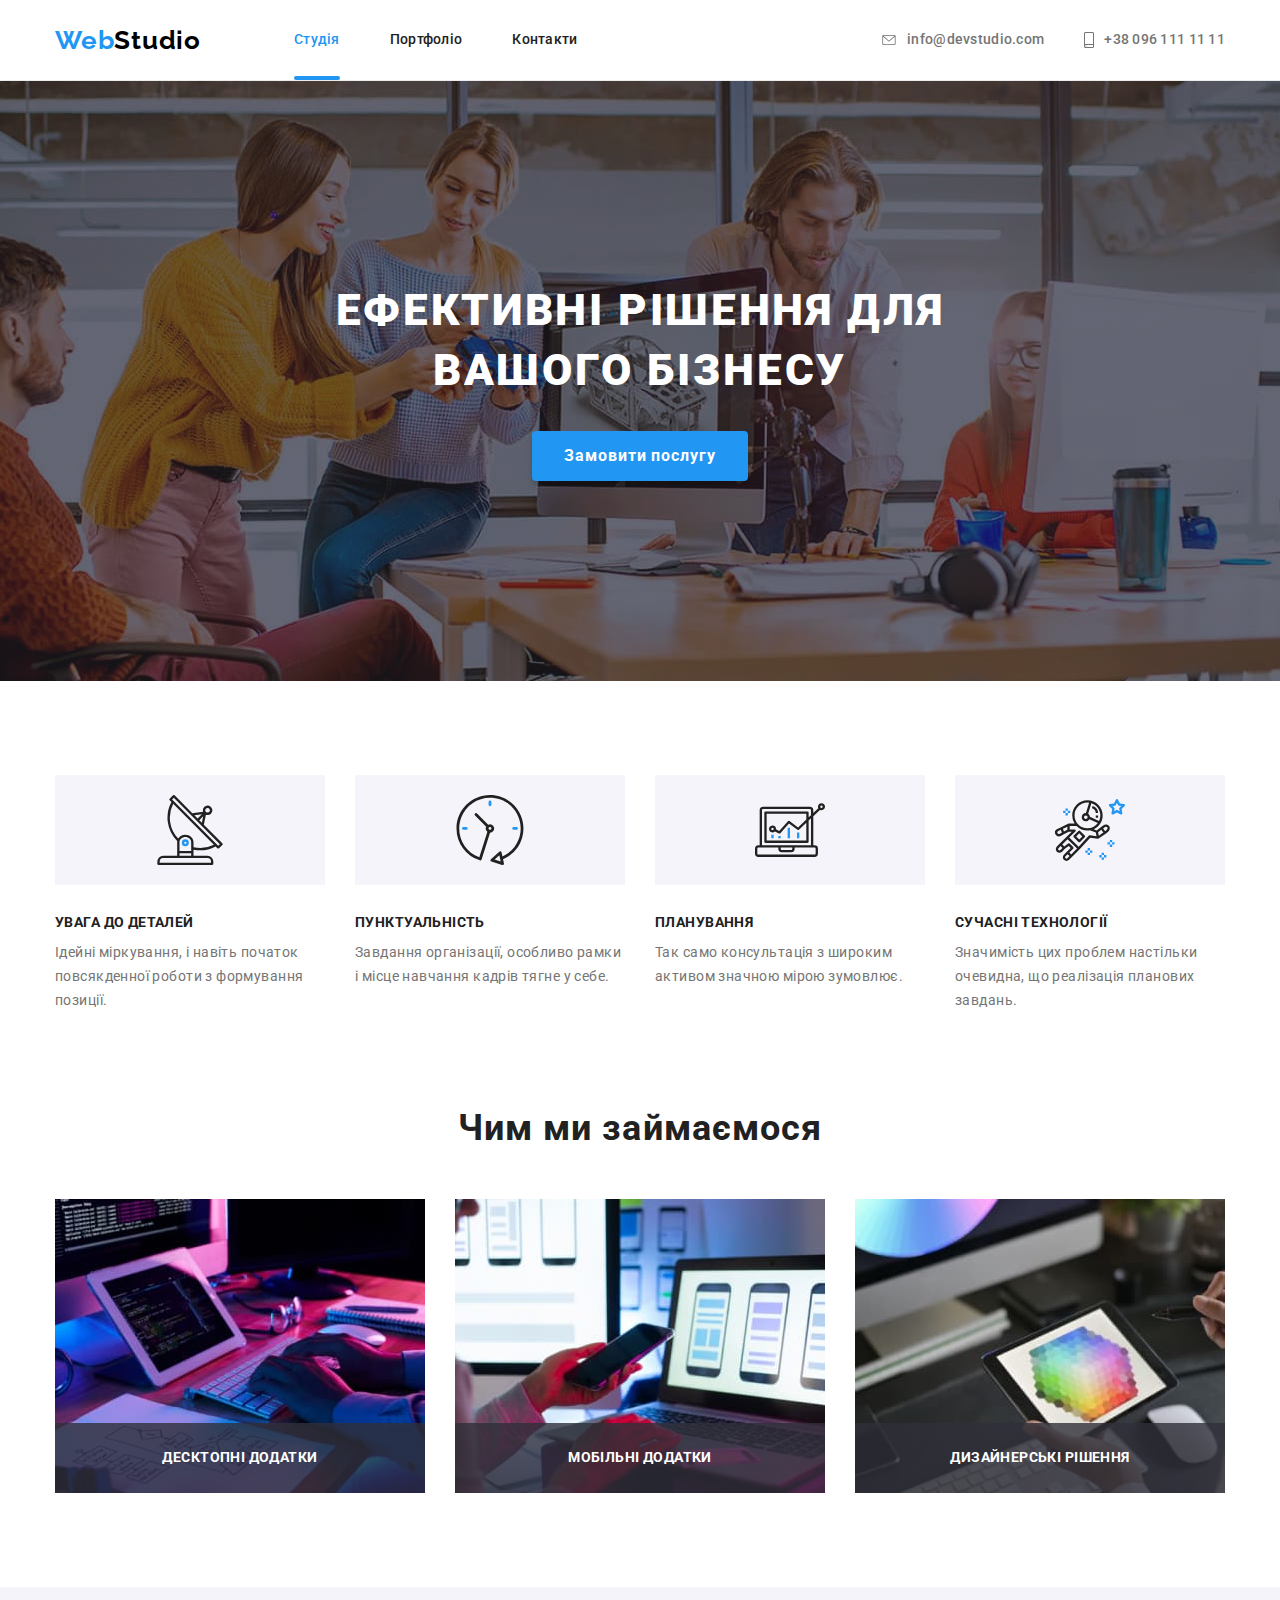
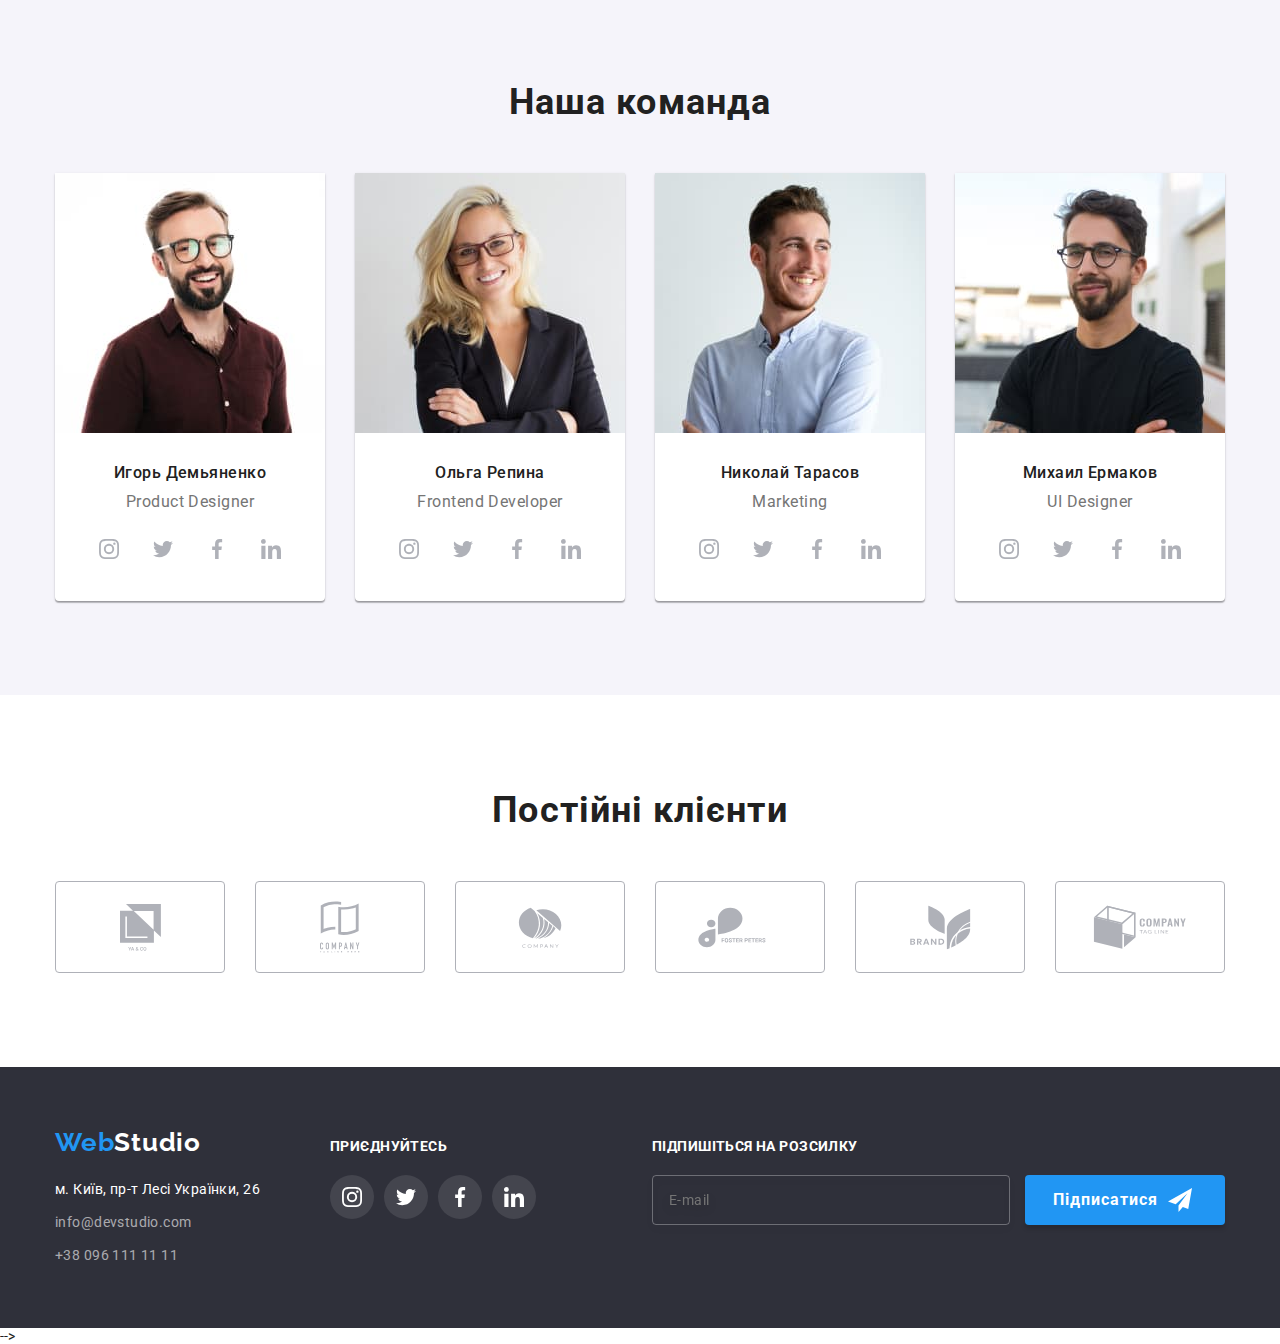
<file: index.html>
<!DOCTYPE html>
<html lang="uk">
  <head>
    <meta charset="UTF-8" />
    <meta http-equiv="X-UA-Compatible" content="IE=edge" />
    <meta name="viewport" content="width=device-width, initial-scale=1.0" />
    <title>Студія</title>
    <link rel="preconnect" href="https://fonts.googleapis.com" />
    <link rel="preconnect" href="https://fonts.gstatic.com" crossorigin />
    <link
      href="https://fonts.googleapis.com/css2?family=Raleway:wght@700&family=Roboto:wght@400;500;700;900&display=swap"
      rel="stylesheet"
    />
    <link
      rel="stylesheet"
      href="https://cdn.jsdelivr.net/npm/modern-normalize@1.1.0/modern-normalize.min.css"
    />
    <link rel="stylesheet" href="./css/main.min.css" />
  </head>
  <body>
    <header class="page-header">
      <div class="container page-header-container">
        <a class="logo page-header__logo link" href=""
          >Web<span class="logo__part_color">Studio</span></a
        >
        <nav class="page-nav">
          <ul class="menu list">
            <li class="menu__item">
              <a class="menu__link link menu__link_current" href="./index.html"
                >Студія</a
              >
            </li>
            <li class="menu__item">
              <a class="menu__link link" href="./portfolio.html">Портфоліо</a>
            </li>
            <li class="menu__item">
              <a class="menu__link link" href="">Контакти</a>
            </li>
          </ul>
        </nav>
        <button class="mobile-menu-open" data-menu-open>
          <svg class="mobile-menu-open__icon" width="40" height="40">
            <use href="./images/symbol.svg#burger-icon"></use>
          </svg>
        </button>
        <ul class="contact list">
          <li class="contact__item">
            <a class="contact__link link" href="mailto:info@devstudio.com"
              ><svg class="contact__icon-mail">
                <use href="./images/symbol.svg#mail"></use>
              </svg>
              info@devstudio.com
            </a>
          </li>
          <li class="contact__item">
            <a class="contact__link link" href="tel:+380961111111"
              ><svg class="contact__icon-tel">
                <use href="./images/symbol.svg#smartphone"></use>
              </svg>
              +38 096 111 11 11</a
            >
          </li>
        </ul>
      </div>

      <div class="mobile-menu" data-menu>
        <div class="mobile-menu__container container">
          <button class="mobile-menu__close-btn" data-menu-close>
            <svg class="mobile-menu__close-icon" width="40" height="40">
              <use href="./images/symbol.svg#icon-close"></use>
            </svg>
          </button>
          <ul class="mobile-menu-nav list">
            <li class="mobile-menu-nav__item">
              <a
                class="mobile-menu-nav__link mobile-menu__link-curent link"
                href="./index.html"
                >Студія</a
              >
            </li>
            <li class="mobile-menu-nav__item">
              <a class="mobile-menu-nav__link link" href="./portfolio.html"
                >Портфоліо</a
              >
            </li>
            <li class="mobile-menu-nav__item">
              <a class="mobile-menu-nav__link link" href="">Контакти</a>
            </li>
          </ul>
          <div>
            <ul class="mobile-menu-contact list">
              <li class="mobile-menu-contact__item">
                <a
                  class="mobile-menu-contact__tel-link link"
                  href="tel:+380961111111"
                >
                  +38 096 111 11 11</a
                >
              </li>
              <li class="mobile-menu-contact__item">
                <a
                  class="mobile-menu-contact__mail-link link"
                  href="mailto:info@devstudio.com"
                >
                  info@devstudio.com
                </a>
              </li>
            </ul>
            <ul class="mobile-menu-social-list list">
              <li class="mobile-menu-social-list__item">
                <a href="" class="mobile-menu-social-list__link link"
                  >Instagram</a
                >
              </li>
              <li class="mobile-menu-social-list__item">
                <a href="" class="mobile-menu-social-list__link link"
                  >Twitter</a
                >
              </li>
              <li class="mobile-menu-social-list__item">
                <a href="" class="mobile-menu-social-list__link link"
                  >Facebook</a
                >
              </li>
              <li class="mobile-menu-social-list__item">
                <a href="" class="mobile-menu-social-list__link link"
                  >LinkedIn</a
                >
              </li>
            </ul>
          </div>
        </div>
      </div>
    </header>
    <main>
      <section class="hero">
        <div class="container">
          <h1 class="main-title">Ефективні рішення для вашого бізнесу</h1>
          <button data-modal-open class="main-btn" type="button">
            Замовити послугу
          </button>
        </div>
      </section>
      <section class="advantages section">
        <div class="container">
          <ul class="advantages-list list">
            <li class="advantages-list__item">
              <div class="icons-bg">
                <svg class="advantages__icon">
                  <use href="./images/symbol.svg#antenna"></use>
                </svg>
              </div>
              <h3 class="advantages__header">УВАГА ДО ДЕТАЛЕЙ</h3>
              <p class="advantages__descr">
                Ідейні міркування, і навіть початок повсякденної роботи з
                формування позиції.
              </p>
            </li>
            <li class="advantages-list__item">
              <div class="icons-bg">
                <svg class="advantages__icon">
                  <use href="./images/symbol.svg#clock"></use>
                </svg>
              </div>
              <h3 class="advantages__header">ПУНКТУАЛЬНІСТЬ</h3>
              <p class="advantages__descr">
                Завдання організації, особливо рамки і місце навчання кадрів
                тягне у себе.
              </p>
            </li>
            <li class="advantages-list__item">
              <div class="icons-bg">
                <svg class="advantages__icon">
                  <use href="./images/symbol.svg#diagram"></use>
                </svg>
              </div>
              <h3 class="advantages__header">ПЛАНУВАННЯ</h3>
              <p class="advantages__descr">
                Так само консультація з широким активом значною мірою зумовлює.
              </p>
            </li>
            <li class="advantages-list__item">
              <div class="icons-bg">
                <svg class="advantages__icon">
                  <use href="./images/symbol.svg#astronaut"></use>
                </svg>
              </div>
              <h3 class="advantages__header">СУЧАСНІ ТЕХНОЛОГІЇ</h3>
              <p class="advantages__descr">
                Значимість цих проблем настільки очевидна, що реалізація
                планових завдань.
              </p>
            </li>
          </ul>
        </div>
      </section>
      <section class="occupation section">
        <div class="container">
          <h2 class="second-head">Чим ми займаємося</h2>
          <ul class="occupation-list list">
            <li class="occupation__item">
              <div>
                <div class="occup-pic">
                  <p class="occup-pic__descr">Десктопні додатки</p>
                </div>

                <img
                  srcset="./images/desc-app.jpg 1x, ./images/desc-app@2x.jpg 2x"
                  src="./images/desc-app.jpg"
                  width="370"
                  alt="Десктопні додатки"
                  loading="lazy"
                />
              </div>
            </li>
            <li class="occupation__item">
              <div>
                <div class="occup-pic">
                  <p class="occup-pic__descr">Мобільні додатки</p>
                </div>
                <img
                  srcset="./images/mob-app.jpg 1x, ./images/mob-app@2x.jpg 2x"
                  src="./images/mob-app.jpg"
                  width="370"
                  alt="Мобільні додатки"
                  loading="lazy"
                />
              </div>
            </li>
            <li class="occupation__item">
              <div>
                <div class="occup-pic">
                  <p class="occup-pic__descr">Дизайнерські рішення</p>
                </div>
                <img
                  srcset="./images/design.jpg 1x, ./images/design@2x.jpg 2x"
                  src="./images/design.jpg"
                  width="370"
                  alt="Дизайн"
                  loading="lazy"
                />
              </div>
            </li>
          </ul>
        </div>
      </section>
      <section class="team section">
        <div class="container">
          <h2 class="second-head">Наша команда</h2>
          <ul class="team-list list">
            <li class="team__item">
              <picture>
                <source
                  media="(min-width:1200px)"
                  srcset="
                    ./images/team1-desktop.jpg    1x,
                    ./images/team1-desktop@2x.jpg 2x
                  "
                />
                <source
                  media="(min-width:768px)"
                  srcset="
                    ./images/team1-tablet.jpg    1x,
                    ./images/team1-tablet@2x.jpg 2x
                  "
                />
                <img
                  srcset="
                    ./images/team1-mobile.jpg    1x,
                    ./images/team1-mobile@2x.jpg 2x
                  "
                  src="./images/team1-mobile.jpg"
                  width="450"
                  alt="фото Игорь Демьяненко"
                  loading="lazy"
                />
              </picture>

              <div class="team__name-bord">
                <h3 class="team__name">Игорь Демьяненко</h3>
                <p class="team__job">Product Designer</p>
                <ul class="social-list list">
                  <li class="social-list__item">
                    <a href="" class="social-list__link">
                      <svg class="social-list__icon">
                        <use href="./images/symbol.svg#instagram"></use>
                      </svg>
                    </a>
                  </li>
                  <li class="social-list__item">
                    <a href="" class="social-list__link">
                      <svg class="social-list__icon">
                        <use href="./images/symbol.svg#twitter"></use>
                      </svg>
                    </a>
                  </li>
                  <li class="social-list__item">
                    <a href="" class="social-list__link">
                      <svg class="social-list__icon">
                        <use href="./images/symbol.svg#facebook"></use>
                      </svg>
                    </a>
                  </li>
                  <li class="social-list__item">
                    <a href="" class="social-list__link">
                      <svg class="social-list__icon">
                        <use href="./images/symbol.svg#linkedin"></use>
                      </svg>
                    </a>
                  </li>
                </ul>
              </div>
            </li>
            <li class="team__item">
              <picture>
                <source
                  media="(min-width:1200px)"
                  srcset="
                    ./images/team2-desktop.jpg    1x,
                    ./images/team2-desktop@2x.jpg 2x
                  "
                />
                <source
                  media="(min-width:768px)"
                  srcset="
                    ./images/team2-tablet.jpg    1x,
                    ./images/team2-tablet@2x.jpg 2x
                  "
                />
                <img
                  srcset="
                    ./images/team2-mobile.jpg    1x,
                    ./images/team2-mobile@2x.jpg 2x
                  "
                  src="./images/team2-mobile.jpg"
                  width="450"
                  alt="фото Ольга Репина"
                  loading="lazy"
                />
              </picture>
              <div class="team__name-bord">
                <h3 class="team__name">Ольга Репина</h3>
                <p class="team__job">Frontend Developer</p>
                <ul class="social-list list">
                  <li class="social-list__item">
                    <a href="" class="social-list__link">
                      <svg class="social-list__icon">
                        <use href="./images/symbol.svg#instagram"></use>
                      </svg>
                    </a>
                  </li>
                  <li class="social-list__item">
                    <a href="" class="social-list__link">
                      <svg class="social-list__icon">
                        <use href="./images/symbol.svg#twitter"></use>
                      </svg>
                    </a>
                  </li>
                  <li class="social-list__item">
                    <a href="" class="social-list__link">
                      <svg class="social-list__icon">
                        <use href="./images/symbol.svg#facebook"></use>
                      </svg>
                    </a>
                  </li>
                  <li class="social-list__item">
                    <a href="" class="social-list__link">
                      <svg class="social-list__icon">
                        <use href="./images/symbol.svg#linkedin"></use>
                      </svg>
                    </a>
                  </li>
                </ul>
              </div>
            </li>
            <li class="team__item">
              <picture>
                <source
                  media="(min-width:1200px)"
                  srcset="
                    ./images/team3-desktop.jpg    1x,
                    ./images/team3-desktop@2x.jpg 2x
                  "
                />
                <source
                  media="(min-width:768px)"
                  srcset="
                    ./images/team3-tablet.jpg    1x,
                    ./images/team3-tablet@2x.jpg 2x
                  "
                />
                <img
                  srcset="
                    ./images/team3-mobile.jpg    1x,
                    ./images/team3-mobile@2x.jpg 2x
                  "
                  src="./images/team3-mobile.jpg"
                  width="450"
                  alt="фото Николай Тарасов"
                  loading="lazy"
                />
              </picture>
              <div class="team__name-bord">
                <h3 class="team__name">Николай Тарасов</h3>
                <p class="team__job">Marketing</p>
                <ul class="social-list list">
                  <li class="social-list__item">
                    <a href="" class="social-list__link">
                      <svg class="social-list__icon">
                        <use href="./images/symbol.svg#instagram"></use>
                      </svg>
                    </a>
                  </li>
                  <li class="social-list__item">
                    <a href="" class="social-list__link">
                      <svg class="social-list__icon">
                        <use href="./images/symbol.svg#twitter"></use>
                      </svg>
                    </a>
                  </li>
                  <li class="social-list__item">
                    <a href="" class="social-list__link">
                      <svg class="social-list__icon">
                        <use href="./images/symbol.svg#facebook"></use>
                      </svg>
                    </a>
                  </li>
                  <li class="social-list__item">
                    <a href="" class="social-list__link">
                      <svg class="social-list__icon">
                        <use href="./images/symbol.svg#linkedin"></use>
                      </svg>
                    </a>
                  </li>
                </ul>
              </div>
            </li>
            <li class="team__item">
              <picture>
                <source
                  media="(min-width:1200px)"
                  srcset="
                    ./images/team4-desktop.jpg    1x,
                    ./images/team4-desktop@2x.jpg 2x
                  "
                />
                <source
                  media="(min-width:768px)"
                  srcset="
                    ./images/team4-tablet.jpg    1x,
                    ./images/team4-tablet@2x.jpg 2x
                  "
                />
                <img
                  srcset="
                    ./images/team4-mobile.jpg    1x,
                    ./images/team4-mobile@2x.jpg 2x
                  "
                  src="./images/team4-mobile.jpg"
                  width="450"
                  alt="фото Михаил Ермаков"
                  loading="lazy"
                />
              </picture>
              <div class="team__name-bord">
                <h3 class="team__name">Михаил Ермаков</h3>
                <p class="team__job">UI Designer</p>
                <ul class="social-list list">
                  <li class="social-list__item">
                    <a href="" class="social-list__link">
                      <svg class="social-list__icon">
                        <use href="./images/symbol.svg#instagram"></use>
                      </svg>
                    </a>
                  </li>
                  <li class="social-list__item">
                    <a href="" class="social-list__link">
                      <svg class="social-list__icon">
                        <use href="./images/symbol.svg#twitter"></use>
                      </svg>
                    </a>
                  </li>
                  <li class="social-list__item">
                    <a href="" class="social-list__link">
                      <svg class="social-list__icon">
                        <use href="./images/symbol.svg#facebook"></use>
                      </svg>
                    </a>
                  </li>
                  <li class="social-list__item">
                    <a href="" class="social-list__link">
                      <svg class="social-list__icon">
                        <use href="./images/symbol.svg#linkedin"></use>
                      </svg>
                    </a>
                  </li>
                </ul>
              </div>
            </li>
          </ul>
        </div>
      </section>
      <section class="partners section">
            <div class="container">
                <h2 class="second-head">Постійні клієнти</h2>
                
                <ul class="partners-list list">
                    <li class="partners-list__item">
                        <a href="" class="partners-list__link">
                            <svg class="partners-list__icon" width="41" height="47">
                                <use href="./images/symbol.svg#firstcomp"></use>
                            </svg>
                        </a>
                    </li>
                    <li class="partners-list__item">
                        <a href="" class="partners-list__link">
                            <svg class="partners-list__icon" width="40" height="52">
                                <use href="./images/symbol.svg#secondcomp"></use>
                            </svg>
                        </a>
                    </li>
                    <li class="partners-list__item">
                        <a href="" class="partners-list__link">
                            <svg class="partners-list__icon" width="44" height="41">
                                <use href="./images/symbol.svg#thirdcomp"></use>
                            </svg>
                        </a>
                    </li>
                    <li class="partners-list__item">
                        <a href="" class="partners-list__link">
                            <svg class="partners-list__icon" width="84" height="41">
                                <use href="./images/symbol.svg#fourthcomp"></use>
                            </svg>
                        </a>
                    </li>
                    <li class="partners-list__item">
                        <a href="" class="partners-list__link">
                            <svg class="partners-list__icon" width="63" height="45">
                                <use href="./images/symbol.svg#fifthcomp"></use>
                            </svg>
                        </a>
                    </li>
                    <li class="partners-list__item">
                        <a href="" class="partners-list__link">
                            <svg class="partners-list__icon" width="94" height="44">
                                <use href="./images/symbol.svg#sixthcomp"></use>
                            </svg>
                        </a>
                    </li>
                </ul>
            </div>
        
        </section>
    </main>
    <footer class="footer">
        <div class="container footer-container">
            <div class="footer-container__contacts">
              <a class="logo link" href="">Web<span class="logo-second-color">Studio</span></a>
            <address class="address">
                <ul class="list adress-list">
                    <li><a class="address__link address__street link" href="https://goo.gl/maps/29r4Vdm6cdgo4i6k8">м. Київ, пр-т Лесі Українки, 26</a></li>
                    <li><a class="address__link link" href="mailto:info@devstudio.com">info@devstudio.com </a></li>
                    <li><a class="address__link link" href="tel:+380961111111">+38 096 111 11 11</a></li>
                </ul>
            </address>  
            </div>
            <div class="invite">
                <p class="invite-head">Приєднуйтесь</p>
                <ul class="social-list list">
                    <li class="social-list__item">
                        <a href="" class="social-list__link flink">
                            <svg class="social-list__icon ficon">
                                <use href="./images/symbol.svg#instagram"></use>
                            </svg>
                        </a>
                    </li>
                    <li class="social-list__item">
                        <a href="" class="social-list__link flink">
                            <svg class="social-list__icon ficon">
                                <use href="./images/symbol.svg#twitter"></use>
                            </svg>
                        </a>
                    </li>
                    <li class="social-list__item">
                        <a href="" class="social-list__link flink">
                            <svg class="social-list__icon ficon">
                                <use href="./images/symbol.svg#facebook"></use>
                            </svg>
                        </a>
                    </li>
                    <li class="social-list__item">
                        <a href="" class="social-list__link flink">
                            <svg class="social-list__icon ficon">
                                <use href="./images/symbol.svg#linkedin"></use>
                            </svg>
                        </a>
                    </li>
                </ul>
            </div>
            <form class="subscr-form">
                    <p class="invite-head">Підпишіться на розсилку</p>
                    <label >
                            <input type="email" class="subscr-form__input" name="footer_user_mail" placeholder="E-mail">
                    </label>
                    <button type="submit" class="subscr-form__btn">Підписатися</button>
            </form>
            

        </div>
        
    </footer>
    <!-- модалка -->
    <div class="backdrop is-hidden" data-modal>
    <div class="modal">
        <button data-modal-close type="button" class="modal-close-btn">
            <svg class="modal-close-btn__icon">
                <use href="./images/symbol.svg#icon-close"></use>
            </svg>
        </button>

        <form class="modal-form"> 
            <p class="modal-form__head">Залиште свої дані, ми вам передзвонимо</p>
            <label class="modal-form__field">
                <span class="modal-form__input-desc">Ім'я</span>  
                <span class="modal-form__input-wrapper">
                    <input type="text" name="user_name" class="modal-form__input" required pattern="[a-zA-Zа-яА-Я]+" minlength="2">
                    <svg class="modal-form__icon">
                        <use href="./images/symbol.svg#icon-human"></use>
                    </svg>
                </span>  
            </label>
            <label class="modal-form__field">
                <span class="modal-form__input-desc">Телефон</span>  
                <span class="modal-form__input-wrapper">
                    <input type="tel" name="user_phone" class="modal-form__input" required pattern="^[0-9]{3}-[0-9]{3}-[0-9]{2}-[0-9]{2}"
                        title="xxx-xxx-xx-xx">
                    <svg class="modal-form__icon">
                        <use href="./images/symbol.svg#phone-black"></use>
                    </svg>
                </span>                
            </label>
            <label class="modal-form__field">
                <span class="modal-form__input-desc">Пошта</span>  
                <span class="modal-form__input-wrapper">
                    <input type="tel" name="user_mail" class="modal-form__input" required pattern="[a-z0-9._%+-]+@[a-z0-9.-]+\.[a-z]{2,4}$" title="qwert@qwe.com">
                    <svg class="modal-form__icon">
                        <use href="./images/symbol.svg#email-black"></use>
                    </svg>
                </span>        
            </label>
            <label class="modal-form__field">
                <span class="modal-form__input-desc" >Коментар</span>
                <textarea class="modal-form__comment" name="user_comment" placeholder="Введіть текст"></textarea>
            </label>   
            <input type="checkbox" name="user_policy" id="user-policy" class="modal-form__check visually-hidden" required>
            <label for="user-policy" class="modal-form__check-desc">Погоджуюся з розсилкою та приймаю&nbsp<a class="terms-contract" href="">Умови договору</a></label>
            <button type="submit" class="sub-btn">Відправити</button>
    
        </form>
    </div>
</div> -->

    <script src="./js/mobile-menu.js"></script>
    <script src="./js/modal.js"></script>
  </body>
</html>
</file>
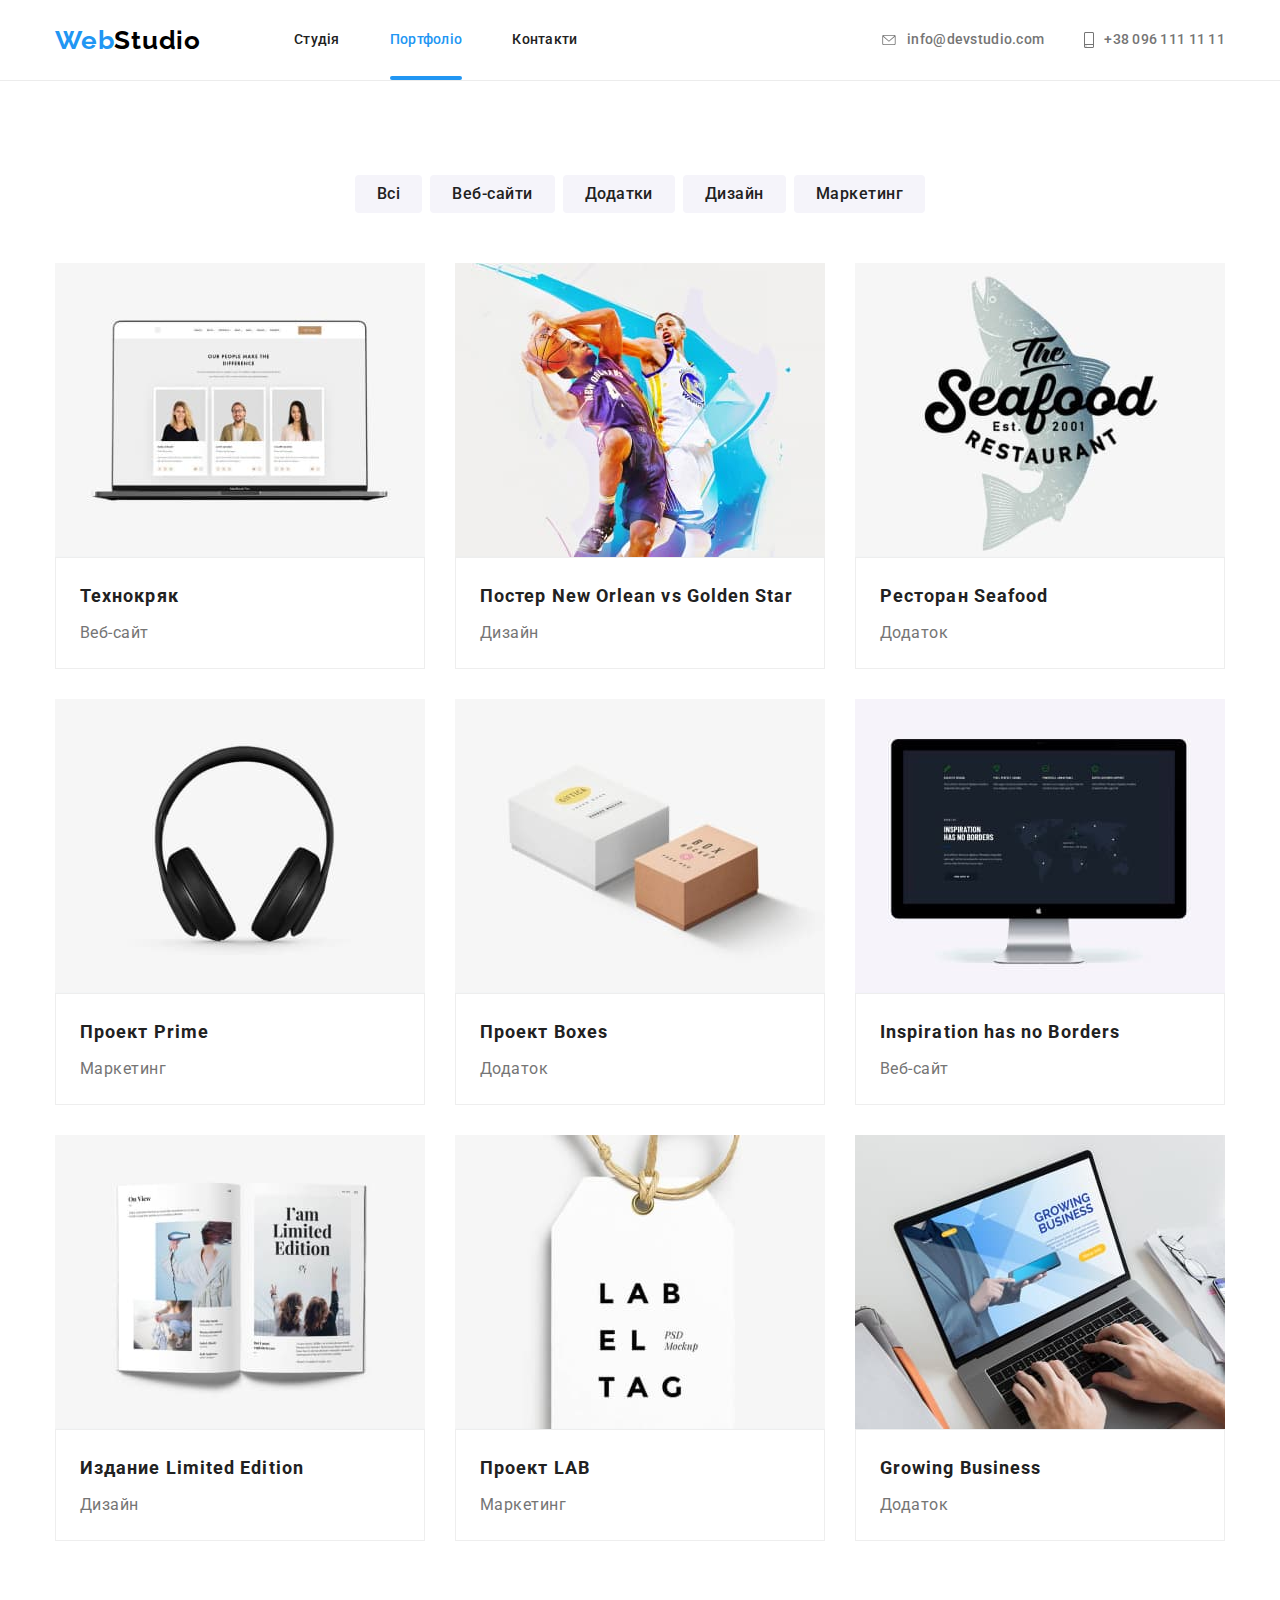
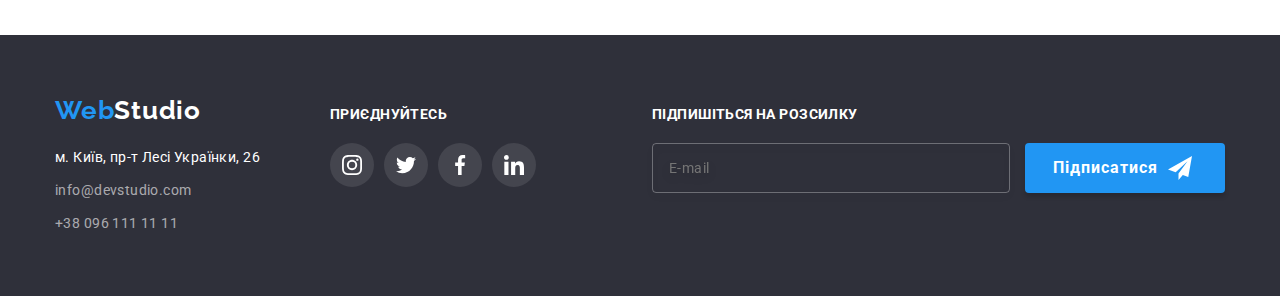
<file: portfolio.html>
<!DOCTYPE html>
<html lang="uk">
  <head>
    <meta charset="UTF-8" />
    <meta http-equiv="X-UA-Compatible" content="IE=edge" />
    <meta name="viewport" content="width=device-width, initial-scale=1.0" />
    <title>Портфоліо</title>
    <link rel="preconnect" href="https://fonts.googleapis.com" />
    <link rel="preconnect" href="https://fonts.gstatic.com" crossorigin />
    <link
      href="https://fonts.googleapis.com/css2?family=Raleway:wght@700&family=Roboto:wght@400;500;700;900&display=swap"
      rel="stylesheet"
    />
    <link
      rel="stylesheet"
      href="https://cdn.jsdelivr.net/npm/modern-normalize@1.1.0/modern-normalize.min.css"
    />
    <link rel="stylesheet" href="./css/main.min.css" />
  </head>
  <body>
    <header class="page-header">
      <div class="container page-header-container">
        <a class="logo page-header__logo link" href="">Web<span class="logo__part_color">Studio</span></a>
        <nav class="page-nav">
          
          <ul class="menu list">
            <li class="menu__item">
              <a class="menu__link link" href="./index.html">Студія</a>
            </li>
            <li class="menu__item">
              <a
                class="menu__link menu__link_current link"
                href="./portfolio.html"
                >Портфоліо</a
              >
            </li>
            <li class="menu__item">
              <a class="menu__link link" href="">Контакти</a>
            </li>
          </ul>
        </nav>
        <button class="mobile-menu-open" data-menu-open>
          <svg class="mobile-menu-open__icon" width="40" height="40">
            <use href="./images/symbol.svg#burger-icon"></use>
          </svg>
        </button>        
        <ul class="contact list">
          <li class="contact__item">
            <a class="contact__link link" href="mailto:info@devstudio.com"
              ><svg class="contact__icon-mail">
                <use href="./images/symbol.svg#mail"></use>
              </svg>
              info@devstudio.com
            </a>
          </li>
          <li class="contact__item">
            <a class="contact__link link" href="tel:+380961111111"
              ><svg class="contact__icon-tel">
                <use href="./images/symbol.svg#smartphone"></use>
              </svg>
              +38 096 111 11 11</a
            >
          </li>
        </ul>
      </div>

      <div class="mobile-menu" data-menu>
        <div class="mobile-menu__container container">
      
          <button class="mobile-menu__close-btn" data-menu-close>
            <svg class="mobile-menu__close-icon" width="40" height="40">
              <use href="./images/symbol.svg#icon-close"></use>
            </svg>
          </button>
          <ul class="mobile-menu-nav list">
            <li class="mobile-menu-nav__item "><a class="mobile-menu-nav__link   link"
                href="./index.html">Студія</a></li>
            <li class="mobile-menu-nav__item"><a class="mobile-menu-nav__link link mobile-menu__link-curent" href="./portfolio.html">Портфоліо</a></li>
            <li class="mobile-menu-nav__item"><a class="mobile-menu-nav__link link" href="">Контакти</a></li>
          </ul>
          <div>
            <ul class="mobile-menu-contact list">
              <li class="mobile-menu-contact__item">
                <a class="mobile-menu-contact__tel-link link" href="tel:+380961111111"> +38 096 111 11 11</a>
              </li>
              <li class="mobile-menu-contact__item">
                <a class="mobile-menu-contact__mail-link link" href="mailto:info@devstudio.com"> info@devstudio.com </a>
              </li>
            </ul>
            <ul class="mobile-menu-social-list list">
              <li class="mobile-menu-social-list__item">
                <a href="" class="mobile-menu-social-list__link link">Instagram</a>
              </li>
              <li class="mobile-menu-social-list__item">
                <a href="" class="mobile-menu-social-list__link link">Twitter</a>
              </li>
              <li class="mobile-menu-social-list__item">
                <a href="" class="mobile-menu-social-list__link link">Facebook</a>
              </li>
              <li class="mobile-menu-social-list__item">
                <a href="" class="mobile-menu-social-list__link link">LinkedIn</a>
              </li>
            </ul>
          </div>
      
        </div>
      </div>
    </header>
    <main>
      <section class="portf-page section">
        <div class="container">
          <ul class="filter list">
            <li class="filter-item">
              <button class="filter-btn" type="button">Всі</button>
            </li>
            <li class="filter-item">
              <button class="filter-btn" type="button">Веб-сайти</button>
            </li>
            <li class="filter-item">
              <button class="filter-btn" type="button">Додатки</button>
            </li>
            <li class="filter-item">
              <button class="filter-btn" type="button">Дизайн</button>
            </li>
            <li class="filter-item">
              <button class="filter-btn" type="button">Маркетинг</button>
            </li>
          </ul>
        </div>

        <div class="container">
          <ul class="projects list">
            <li class="projects-item">
              <div class="box">
                <picture>
                  <source
                    media="(min-width:1200px)"
                    srcset="
                      ./images/techocryak-desktop.jpg    1x,
                      ./images/techocryak-desktop@2x.jpg 2x
                    "
                  />
                  <source
                    media="(min-width:768px)"
                    srcset="
                      ./images/techocryak-tablet.jpg    1x,
                      ./images/techocryak-tablet@2x.jpg 2x
                    "
                  />
                  <img
                    srcset="
                      ./images/techocryak-mobile.jpg    1x,
                      ./images/techocryak-mobile@2x.jpg 2x
                    "
                    src="./images/techocryak-mobile.jpg"
                    width="450"
                    alt="веб-сай Технокряк"
                    loading="lazy"
                  />
                </picture>

                <div class="overlay">
                  <p class="overlay-text">
                    Ресурс пропонує комплексні пропозиції з різним рівнем
                    функціоналу та сервісів. Все це дозволить відвідувачу
                    отримати вичерпні відомості про компанію чи приватну особу.
                  </p>
                </div>
              </div>
              <div class="project-text">
                <h3 class="proj-name">Технокряк</h3>
                <p class="kind-proj">Веб-сайт</p>
              </div>
            </li>
            <li class="projects-item">
              <div class="box">
                <picture>
                  <source
                    media="(min-width:1200px)"
                    srcset="
                      ./images/new-orlean-desktop.jpg    1x,
                      ./images/new-orlean-desktop@2x.jpg 2x
                    "
                  />
                  <source
                    media="(min-width:768px)"
                    srcset="
                      ./images/new-orlean-tablet.jpg    1x,
                      ./images/new-orlean-tablet@2x.jpg 2x
                    "
                  />
                  <img
                    srcset="
                      ./images/new-orlean-mobile.jpg    1x,
                      ./images/new-orlean-mobile@2x.jpg 2x
                    "
                    src="./images/new-orlean-mobile.jpg"
                    width="450"
                    alt="дизайн постера"
                    loading="lazy"
                  />
                </picture>

                <div class="overlay">
                  <p class="overlay-text">
                    Ресурс пропонує комплексні пропозиції з різним рівнем
                    функціоналу та сервісів. Все це дозволить відвідувачу
                    отримати вичерпні відомості про компанію чи приватну особу.
                  </p>
                </div>
              </div>
              <div class="project-text">
                <h3 class="proj-name">Постер New Orlean vs Golden Star</h3>
                <p class="kind-proj">Дизайн</p>
              </div>
            </li>
            <li class="projects-item">
              <div class="box">
                <picture>
                  <source
                    media="(min-width:1200px)"
                    srcset="
                      ./images/seafood-desktop.jpg    1x,
                      ./images/seafood-desktop@2x.jpg 2x
                    "
                  />
                  <source
                    media="(min-width:768px)"
                    srcset="
                      ./images/seafood-tablet.jpg,
                      ./images/seafood-tablet@2x.jpg 2x
                    "
                  />

                  <img
                    srcset="
                      ./images/seafood-mobile.jpg    1x,
                      ./images/seafood-mobile@2x.jpg 2x
                    "
                    src="./images/seafood-mobile.jpg"
                    width="450"
                    alt="приложение ресторана"
                    loading="lazy"
                  />
                </picture>

                <div class="overlay">
                  <p class="overlay-text">
                    Ресурс пропонує комплексні пропозиції з різним рівнем
                    функціоналу та сервісів. Все це дозволить відвідувачу
                    отримати вичерпні відомості про компанію чи приватну особу.
                  </p>
                </div>
              </div>
              <div class="project-text">
                <h3 class="proj-name">Ресторан Seafood</h3>
                <p class="kind-proj">Додаток</p>
              </div>
            </li>
            <li class="projects-item">
              <div class="box">
                <picture>
                  <source
                    media="(min-width:1200px)"
                    srcset="
                      ./images/prime-desktop.jpg    1x,
                      ./images/prime-desktop@2x.jpg 2x
                    "
                  />
                  <source
                    media="(min-width:768px)"
                    srcset="
                      ./images/prime-tablet.jpg,
                      ./images/prime-tablet@2x.jpg 2x
                    "
                  />

                  <img
                    srcset="
                      ./images/prime-mobile.jpg    1x,
                      ./images/prime-mobile@2x.jpg 2x
                    "
                    src="./images/prime-mobile.jpg"
                    width="450"
                    alt="маркетинг проект прайм"
                    loading="lazy"
                  />
                </picture>

                <div class="overlay">
                  <p class="overlay-text">
                    Ресурс пропонує комплексні пропозиції з різним рівнем
                    функціоналу та сервісів. Все це дозволить відвідувачу
                    отримати вичерпні відомості про компанію чи приватну особу.
                  </p>
                </div>
              </div>
              <div class="project-text">
                <h3 class="proj-name">Проект Prime</h3>
                <p class="kind-proj">Маркетинг</p>
              </div>
            </li>
            <li class="projects-item">
              <div class="box">
                <picture>
                  <source
                    media="(min-width:1200px)"
                    srcset="
                      ./images/Boxes-desktop.jpg    1x,
                      ./images/Boxes-desktop@2x.jpg 2x
                    "
                  />
                  <source
                    media="(min-width:768px)"
                    srcset="
                      ./images/Boxes-tablet.jpg,
                      ./images/Boxes-tablet@2x.jpg 2x
                    "
                  />
                  <img
                    srcset="
                      ./images/Boxes-mobile.jpg    1x,
                      ./images/Boxes-mobile@2x.jpg 2x
                    "
                    src="./images/Boxes-mobile.jpg"
                    width="450"
                    alt="приложение коробки"
                    loading="lazy"
                  />
                </picture>

                <div class="overlay">
                  <p class="overlay-text">
                    Ресурс пропонує комплексні пропозиції з різним рівнем
                    функціоналу та сервісів. Все це дозволить відвідувачу
                    отримати вичерпні відомості про компанію чи приватну особу.
                  </p>
                </div>
              </div>
              <div class="project-text">
                <h3 class="proj-name">Проект Boxes</h3>
                <p class="kind-proj">Додаток</p>
              </div>
            </li>
            <li class="projects-item">
              <div class="box">
                <picture>
                  <source
                    media="(min-width:1200px)"
                    srcset="
                      ./images/inspiration-desktop.jpg    1x,
                      ./images/inspiration-desktop@2x.jpg 2x
                    "
                  />
                  <source
                    media="(min-width:768px)"
                    srcset="
                      ./images/inspiration-tablet.jpg,
                      ./images/inspiration-tablet@2x.jpg 2x
                    "
                  />

                  <img
                    srcset="
                      ./images/inspiration-mobile.jpg    1x,
                      ./images/inspiration-mobile@2x.jpg 2x
                    "
                    src="./images/inspiration-mobile.jpg"
                    width="450"
                    alt="веб-сайт вдохновение"
                    loading="lazy"
                  />
                </picture>

                <div class="overlay">
                  <p class="overlay-text">
                    Ресурс пропонує комплексні пропозиції з різним рівнем
                    функціоналу та сервісів. Все це дозволить відвідувачу
                    отримати вичерпні відомості про компанію чи приватну особу.
                  </p>
                </div>
              </div>
              <div class="project-text">
                <h3 class="proj-name">Inspiration has no Borders</h3>
                <p class="kind-proj">Веб-сайт</p>
              </div>
            </li>
            <li class="projects-item">
              <div class="box">
                <picture>
                  <source
                    media="(min-width:1200px)"
                    srcset="
                      ./images/limited-edition-desktop.jpg    1x,
                      ./images/limited-edition-desktop@2x.jpg 2x
                    "
                  />
                  <source
                    media="(min-width:768px)"
                    srcset="
                      ./images/limited-edition-tablet.jpg,
                      ./images/limited-edition-tablet@2x.jpg 2x
                    "
                  />

                  <img
                    srcset="
                      ./images/limited-edition-mobile.jpg    1x,
                      ./images/limited-edition-mobile@2x.jpg 2x
                    "
                    src="./images/limited-edition-mobile.jpg"
                    width="450"
                    alt="дизайн издания"
                    loading="lazy"
                  />
                </picture>

                <div class="overlay">
                  <p class="overlay-text">
                    Ресурс пропонує комплексні пропозиції з різним рівнем
                    функціоналу та сервісів. Все це дозволить відвідувачу
                    отримати вичерпні відомості про компанію чи приватну особу.
                  </p>
                </div>
              </div>
              <div class="project-text">
                <h3 class="proj-name">Издание Limited Edition</h3>
                <p class="kind-proj">Дизайн</p>
              </div>
            </li>
            <li class="projects-item">
              <div class="box">
                <picture>
                  <source
                    media="(min-width:1200px)"
                    srcset="
                      ./images/lab-desktop.jpg    1x,
                      ./images/lab-desktop@2x.jpg 2x
                    "
                  />
                  <source
                    media="(min-width:768px)"
                    srcset="
                      ./images/lab-tablet.jpg,
                      ./images/lab-tablet@2x.jpg 2x
                    "
                  />

                  <img
                    srcset="
                      ./images/lab-mobile.jpg    1x,
                      ./images/lab-mobile@2x.jpg 2x
                    "
                    src="./images/lab-mobile.jpg"
                    width="450"
                    alt="маркетинг проект лаб"
                    loading="lazy"
                  />
                </picture>

                <div class="overlay">
                  <p class="overlay-text">
                    Ресурс пропонує комплексні пропозиції з різним рівнем
                    функціоналу та сервісів. Все це дозволить відвідувачу
                    отримати вичерпні відомості про компанію чи приватну особу.
                  </p>
                </div>
              </div>
              <div class="project-text">
                <h3 class="proj-name">Проект LAB</h3>
                <p class="kind-proj">Маркетинг</p>
              </div>
            </li>
            <li class="projects-item">
              <div class="box">
                <picture>
                  <source
                    media="(min-width:1200px)"
                    srcset="
                      ./images/growing-business-desktop.jpg    1x,
                      ./images/growing-business-desktop@2x.jpg 2x
                    "
                  />
                  <source
                    media="(min-width:768px)"
                    srcset="
                      ./images/growing-business-tablet.jpg,
                      ./images/growing-business-tablet@2x.jpg 2x
                    "
                  />

                  <img
                    srcset="
                      ./images/growing-business-mobile.jpg    1x,
                      ./images/growing-business-mobile@2x.jpg 2x
                    "
                    src="./images/growing-business-mobile.jpg"
                    width="450"
                    alt="приложение растущий бизнес"
                    loading="lazy"
                  />
                </picture>
                <div class="overlay">
                  <p class="overlay-text">
                    Ресурс пропонує комплексні пропозиції з різним рівнем
                    функціоналу та сервісів. Все це дозволить відвідувачу
                    отримати вичерпні відомості про компанію чи приватну особу.
                  </p>
                </div>
              </div>
              <div class="project-text">
                <h3 class="proj-name">Growing Business</h3>
                <p class="kind-proj">Додаток</p>
              </div>
            </li>
          </ul>
        </div>
      </section>
    </main>

    <footer class="footer">
      <div class="container footer-container">
        <div class="footer-container__contacts">
          <a class="logo link" href="">Web<span class="logo-second-color">Studio</span></a>
          <address class="address">
            <ul class="list adress-list">
              <li><a class="address__link address__street link" href="https://goo.gl/maps/29r4Vdm6cdgo4i6k8">м. Київ, пр-т
                  Лесі Українки, 26</a></li>
              <li><a class="address__link link" href="mailto:info@devstudio.com">info@devstudio.com </a></li>
              <li><a class="address__link link" href="tel:+380961111111">+38 096 111 11 11</a></li>
            </ul>
          </address>
        </div>
        <div class="invite">
          <p class="invite-head">Приєднуйтесь</p>
          <ul class="social-list list">
            <li class="social-list__item">
              <a href="" class="social-list__link flink">
                <svg class="social-list__icon ficon">
                  <use href="./images/symbol.svg#instagram"></use>
                </svg>
              </a>
            </li>
            <li class="social-list__item">
              <a href="" class="social-list__link flink">
                <svg class="social-list__icon ficon">
                  <use href="./images/symbol.svg#twitter"></use>
                </svg>
              </a>
            </li>
            <li class="social-list__item">
              <a href="" class="social-list__link flink">
                <svg class="social-list__icon ficon">
                  <use href="./images/symbol.svg#facebook"></use>
                </svg>
              </a>
            </li>
            <li class="social-list__item">
              <a href="" class="social-list__link flink">
                <svg class="social-list__icon ficon">
                  <use href="./images/symbol.svg#linkedin"></use>
                </svg>
              </a>
            </li>
          </ul>
        </div>
        <form class="subscr-form">
          <p class="invite-head">Підпишіться на розсилку</p>
          <label>
            <input type="email" class="subscr-form__input" name="footer_user_mail" placeholder="E-mail">
          </label>
          <button type="submit" class="subscr-form__btn">Підписатися</button>
        </form>
    
    
      </div>
    
    </footer>
    <script src="./js/mobile-menu.js"></script>
  </body>
</html>
</file>
<file: css/main.min.css>
:root{--accent-color: #2196F3;--text-color: #212121;--second-color: #757575;--backg-color: #2F303A;--third-color: #FFFFFF;--icons-color: #AFB1B8;--first-logo-color: #000000;--backgr-team-btn-color: #F5F4FA;--second-font: "Raleway", sans-serif;--transition-dur-and-func: 250ms cubic-bezier(0.4, 0, 0.2, 1)}.visually-hidden{position:absolute;width:1px;height:1px;margin:-1px;padding:0;overflow:hidden;border:0;clip:rect(0 0 0 0)}h1,h2,h3,h4,p{margin-top:0;margin-bottom:0}ul{margin-bottom:0;margin-top:0;padding-left:0}img{display:block;max-width:100%;height:auto}button{cursor:pointer}body{font-family:"Roboto",sans-serif;font-size:14px;color:var(--text-color)}.list{list-style:none}.link{text-decoration:none}.container{width:100%;padding-right:15px;padding-left:15px}@media screen and (min-width: 480px){.container{width:480px;margin-left:auto;margin-right:auto}}@media screen and (min-width: 768px){.container{width:768px}}@media screen and (min-width: 1200px){.container{width:1200px}}.section{padding-top:60px;padding-bottom:60px}@media screen and (min-width: 1200px){.section{padding-top:94px;padding-bottom:94px}}.page-header{border-bottom:1px solid #ececec}.page-header-container{display:flex;align-items:center;padding-bottom:10px;padding-top:10px}@media screen and (max-width: 767px){.menu{display:none}.contact{display:none}.page-header-container{justify-content:space-between}.mobile-menu-open{background-color:rgba(0,0,0,0);border:none;padding:0;line-height:0;outline:none}}@media screen and (min-width: 768px){.page-header-container{padding-bottom:0;padding-top:0}.mobile-menu-open{display:none}.page-nav{display:flex;align-items:center}.menu{display:flex;align-items:center}.menu__link{font-weight:500;font-size:12px;line-height:1.17;letter-spacing:.02em;display:block;padding:32px 0;color:var(--text-color);transition:color var(--transition-dur-and-func)}.menu__link:hover,.menu__link:focus{color:var(--accent-color)}.contact{display:inline-flex;flex-direction:column;align-items:flex-start;gap:10px;margin-left:auto}.menu__item:not(:last-child){margin-right:50px}.menu__link_current{position:relative;color:var(--accent-color)}.menu__link_current::after{content:"";display:block;position:absolute;bottom:0;width:100%;height:4px;background:#2196f3;border-radius:2px}.contact__item{display:flex;justify-content:center;align-items:center;gap:10px}.contact__link{font-weight:500;font-size:12px;line-height:1.14;letter-spacing:.02em;color:var(--second-color);display:flex;align-items:center;gap:10px;transition:color 250ms cubic-bezier(0.4, 0, 0.2, 1)}.contact__link:hover,.contact__link:focus{color:var(--accent-color)}.contact__icon-mail{width:16px;height:10px;fill:var(--second-color);transition:fill var(--transition-dur-and-func)}.contact__link:hover .contact__icon-mail,.contact__link:focus .contact__icon-mail{fill:var(--accent-color)}.contact__icon-tel{width:10px;height:16px;fill:var(--second-color);transition:fill var(--transition-dur-and-func)}.contact__link:hover .contact__icon-tel,.contact__link:focus .contact__icon-tel{fill:var(--accent-color)}}@media screen and (min-width: 1200px){.contact{flex-direction:row;align-items:center}.menu__link{font-size:14px;line-height:1.14}.contact__link{font-size:14px}.contact__item:not(:last-child){margin-right:30px}}.logo{font-family:var(--second-font);font-weight:700;font-size:24px;line-height:1.17;letter-spacing:.03em;color:var(--accent-color)}.logo__part_color{color:var(--first-logo-color)}@media screen and (min-width: 768px){.page-header__logo{margin-right:87px}}@media screen and (min-width: 1200px){.page-header__logo{margin-right:93px}.logo{font-size:26px;line-height:1.19}}@media screen and (max-width: 767px){.mobile-menu{position:fixed;width:100%;height:100%;z-index:1001;top:0;left:0;max-height:796px;background-color:var(--third-color);opacity:0;visibility:hidden;pointer-events:none;transition:opacity var(--transition-dur-and-func),visibility var(--transition-dur-and-func)}.mobile-menu.is-open{opacity:1;visibility:visible;pointer-events:auto}.mobile-menu__close-btn{position:absolute;top:10px;right:15px;background-color:rgba(0,0,0,0);border:0;padding:0;line-height:0;outline:none;transition:fill var(--transition-dur-and-func)}.mobile-menu__close-btn:focus .mobile-menu__close-icon,.mobile-menu__close-btn:hover .mobile-menu__close-icon{fill:var(--accent-color)}.mobile-menu__container{position:relative;padding-left:40px;padding-top:40px;padding-bottom:48px;height:100%;display:flex;flex-direction:column;justify-content:space-between}.mobile-menu-nav__link{font-weight:500;font-size:40px;line-height:1.18;letter-spacing:.02em;color:var(--text-color)}.mobile-menu-nav__link:hover,.mobile-menu-nav__link:focus{color:var(--accent-color)}.mobile-menu__link-curent{text-decoration:none;font-family:Roboto;font-weight:500;font-size:40px;line-height:1.17;color:var(--accent-color);transition-property:color;transition-duration:250ms;transition-timing-function:cubic-bezier(0.4, 0, 0.2, 1)}.mobile-menu-social-list__item:not(:last-child):after{content:"";height:22px;border:1px solid rgba(33,33,33,.2);margin-left:10px}.mobile-menu-nav__item:not(:last-child){margin-bottom:32px}.mobile-menu-contact__item:not(:last-child){margin-bottom:32px}.mobile-menu-contact{margin-bottom:64px}.mobile-menu-contact__tel-link{font-weight:500;font-size:34px;line-height:1.18;letter-spacing:.02em;color:var(--accent-color)}.mobile-menu-contact__mail-link{font-weight:500;font-size:24px;line-height:1.17;letter-spacing:.02em;color:var(--second-color)}.mobile-menu-social-list{display:flex;gap:10px;flex-wrap:wrap;margin-top:64px}.mobile-menu-social-list__item:not(:last-child):after{content:"";height:22px;border:1px solid rgba(33,33,33,.2);margin-left:10px}.mobile-menu-social-list__link{font-weight:500;font-size:18px;line-height:1.22;letter-spacing:.02em;color:var(--accent-color)}}@media screen and (min-width: 768px){.mobile-menu{display:none}}.hero{background-color:var(--backg-color);padding-top:118px;padding-bottom:118px;text-align:center;background-image:linear-gradient(rgba(47, 48, 58, 0.4), rgba(47, 48, 58, 0.4)),url("../images/bg-mobile@1x.jpg");background-repeat:no-repeat;width:100%;height:400px;background-size:cover;background-position:center}.main-title{font-weight:900;font-size:26px;line-height:1.62;letter-spacing:.06em;text-transform:uppercase;color:var(--third-color);width:100%;margin-bottom:30px;margin-left:auto;margin-right:auto}@media screen and (min-width: 480px){.main-title{width:360px}}.main-btn{font-family:"Roboto";font-weight:700;font-size:16px;line-height:1.88;letter-spacing:.06em;color:var(--third-color);background:var(--accent-color);box-shadow:0px 4px 4px rgba(0,0,0,.15);border-radius:4px;border:0;padding:10px 24px;transition:background var(--transition-dur-and-func)}.main-btn:hover,.main-btn:focus{background:#188ce8}@media screen and (min-device-pixel-ratio: 2)and (max-width: 767px),screen and (min-resolution: 192dpi)and (max-width: 767px),screen and (min-resolution: 2dppx)and (max-width: 767px){.hero{background-image:linear-gradient(rgba(47, 48, 58, 0.4), rgba(47, 48, 58, 0.4)),url("../images/bg-mobile@2x.jpg")}}@media screen and (min-width: 768px){.hero{background-image:linear-gradient(rgba(47, 48, 58, 0.4), rgba(47, 48, 58, 0.4)),url("../images/bg-tablet@1x.jpg")}}@media screen and (min-device-pixel-ratio: 2)and (min-width: 768px),screen and (min-resolution: 192dpi)and (min-width: 768px),screen and (min-resolution: 2dppx)and (min-width: 768px){.hero{background-image:linear-gradient(rgba(47, 48, 58, 0.4), rgba(47, 48, 58, 0.4)),url("../images/bg-tablet@2x.jpg")}}@media screen and (min-width: 1200px){.hero{width:100%;height:600px;padding-top:200px;padding-bottom:200px;background-image:linear-gradient(rgba(47, 48, 58, 0.4), rgba(47, 48, 58, 0.4)),url("../images/bg-desktop@1x.jpg")}.main-title{font-size:44px;line-height:1.36;width:696px}.main-btn{padding:10px 32px}}@media screen and (min-device-pixel-ratio: 2)and (min-width: 1200px),screen and (min-resolution: 192dpi)and (min-width: 1200px),screen and (min-resolution: 2dppx)and (min-width: 1200px){.hero{background-image:linear-gradient(rgba(47, 48, 58, 0.4), rgba(47, 48, 58, 0.4)),url("../images/bg-desktop@2x.jpg")}}.advantages{padding-bottom:60px}@media screen and (min-width: 1200px){.advantages{padding-bottom:0}}.advantages-list__item:not(:last-child){margin-bottom:30px}@media screen and (min-width: 768px){.advantages-list__item:not(:last-child){margin-bottom:0}}.advantages__header{font-size:14px;font-weight:700;line-height:1.14;letter-spacing:.03em;text-transform:uppercase;margin-bottom:10px}@media screen and (max-width: 767px){.advantages__header{text-align:center}}.advantages__descr{line-height:1.71;letter-spacing:.03em;color:var(--second-color)}.icons-bg{display:flex;justify-content:center;align-items:center;padding-top:20px;padding-bottom:20px;background-color:var(--backgr-team-btn-color);margin-bottom:30px}.advantages__icon{width:70px;height:70px}@media screen and (min-width: 768px){.advantages-list{display:flex;flex-wrap:wrap;gap:30px}.advantages-list__item{width:calc((100% - 30px)/2);margin-bottom:0}}@media screen and (min-width: 1200px){.advantages-list__item{width:calc((100% - 90px)/4)}}@media screen and (max-width: 1199px){.occupation{display:none}}@media screen and (min-width: 1200px){.occupation-list{display:flex;gap:30px;flex-basis:calc((100% - 60px)/3)}.occupation__item{position:relative}.occup-pic{position:absolute;bottom:0;left:0;display:flex;justify-content:center;align-items:center;width:370px;height:70px;background:rgba(47,48,58,.8)}.occup-pic__descr{font-weight:700;line-height:1.14;text-align:center;letter-spacing:.03em;text-transform:uppercase;color:var(--third-color)}}.second-head{font-weight:700;font-size:28px;line-height:1.18;text-align:center;letter-spacing:.03em;margin-bottom:30px}@media screen and (min-width: 1200px){.second-head{margin-bottom:50px;font-size:36px;line-height:1.17}}.team{background:var(--backgr-team-btn-color)}.team__item{box-shadow:0px 1px 3px rgba(0,0,0,.12),0px 1px 1px rgba(0,0,0,.14),0px 2px 1px rgba(0,0,0,.2);border-radius:0px 0px 4px 4px;background:var(--third-color)}@media screen and (max-width: 767px){.team__item:not(:last-child){margin-bottom:30px}}.team__name-bord{padding-top:30px;padding-bottom:24px}.team__name{font-weight:500;font-size:16px;line-height:1.19;text-align:center;letter-spacing:.03em;margin-bottom:10px}.team__job{font-size:16px;line-height:1.19;text-align:center;letter-spacing:.03em;color:var(--second-color);margin-bottom:16px}.social-list{display:flex;justify-content:center;gap:10px}.social-list__link{display:flex;justify-content:center;align-items:center;width:44px;height:44px;border-radius:50%;background-color:var(--third-color);transition:background-color var(--transition-dur-and-func)}.social-list__link:hover,.social-list__link:focus{background-color:var(--accent-color);outline:none}.social-list__icon{width:20px;height:20px;fill:var(--icons-color);transition:fill var(--transition-dur-and-func)}.social-list__link:hover .social-list__icon,.social-list__link:focus .social-list__icon{fill:var(--third-color)}@media screen and (min-width: 768px){.team-list{display:flex;flex-wrap:wrap;gap:30px}.team__item{flex-basis:calc((100% - 30px)/2)}}@media screen and (min-width: 1200px){.team__name-bord{padding-bottom:30px}.team-list{display:block;flex-wrap:nowrap;gap:30px;flex-basis:calc((100% - 90px)/4)}.team .team-list{display:flex;gap:30px;flex-basis:calc((100% - 90px)/4)}}.partners-list{display:flex;flex-wrap:wrap;align-items:center;gap:30px}@media screen and (min-width: 1200px){.partners-list{justify-content:space-between;flex-wrap:nowrap}}.partners-list__item{width:calc((100% - 30px)/2)}@media screen and (min-width: 768px){.partners-list__item{width:calc((100% - 60px)/3)}}.partners-list__link{display:flex;justify-content:center;align-items:center;border:1px solid var(--icons-color);border-radius:4px;height:92px;transition:border var(--transition-dur-and-func)}.partners-list__link:hover,.partners-list__link:focus{border:1px solid var(--accent-color);outline:none}.partners-list__icon{fill:var(--icons-color);transition:fill var(--transition-dur-and-func)}.partners-list__link:hover .partners-list__icon,.partners-list__link:focus .partners-list__icon{fill:var(--accent-color)}.footer{background-color:var(--backg-color);padding-top:60px;padding-bottom:60px}.address{margin-top:20px}.logo-second-color{color:var(--third-color)}.adress-list{display:flex;flex-direction:column;gap:8px}@media screen and (min-width: 1200px){.adress-list{gap:9px}}.address__link{font-style:normal;line-height:1.71;letter-spacing:.03em;color:rgba(255,255,255,.6);transition:color var(--transition-dur-and-func)}.address__link:hover,.address__link:focus{color:var(--accent-color);outline:none}.address__street{color:var(--third-color)}.footer-container{text-align:center}@media screen and (min-width: 768px){.footer-container{display:flex;flex-wrap:wrap;justify-content:space-around;align-items:baseline}}@media screen and (min-width: 1200px){.footer-container{flex-wrap:nowrap;text-align:left;justify-content:center}}.footer-container__contacts{margin-bottom:60px}@media screen and (min-width: 1200px){.footer-container__contacts{margin-bottom:0}}.invite{margin-bottom:60px}@media screen and (min-width: 1200px){.invite{margin-left:70px;margin-bottom:0}}.invite-head{font-weight:700;font-size:14px;line-height:1.14;letter-spacing:.03em;text-transform:uppercase;color:var(--third-color);margin-bottom:20px}.ficon{fill:var(--third-color)}.flink{background-color:rgba(255,255,255,.1)}@media screen and (min-width: 768px)and (max-width: 1199px){.subscr-form{display:flex;flex-direction:column;align-items:center}}@media screen and (min-width: 1200px){.subscr-form{margin-left:auto}}.subscr-form__input{width:100%;height:50px;border:1px solid rgba(255,255,255,.3);filter:drop-shadow(0px 4px 4px rgba(0, 0, 0, 0.15));border-radius:4px;background-color:inherit;padding-left:16px;margin-right:12px;font-family:"Roboto";line-height:1.4;letter-spacing:.03em;color:rgba(255,255,255,.6);margin-bottom:20px}@media screen and (min-width: 480px){.subscr-form__input{width:450px}}@media screen and (min-width: 1200px){.subscr-form__input{width:358px;margin-bottom:0}}.subscr-form__btn{display:inline-flex;align-items:center;border:none;width:200px;height:50px;margin:0;background:var(--accent-color);box-shadow:0px 4px 4px rgba(0,0,0,.15);border-radius:4px;color:var(--third-color);font-family:inherit;font-weight:700;font-size:16px;line-height:1.9;text-align:center;letter-spacing:.06em;padding-left:28px}.subscr-form__btn::after{content:"";display:block;width:24px;height:24px;background-image:url(../images/send.svg);background-repeat:no-repeat;background-size:contain;margin-left:10px}.filter{display:flex;flex-wrap:wrap;gap:8px;row-gap:15px;justify-content:flex-start;margin-bottom:40px}.filter-btn{font-family:"Roboto";background:var(--backgr-team-btn-color);border-radius:4px;font-weight:500;font-size:16px;line-height:1.63;text-align:center;letter-spacing:.03em;color:var(--text-color);border:0;padding:6px 22px;transition:background-color var(--transition-dur-and-func),color var(--transition-dur-and-func),box-shadow var(--transition-dur-and-func)}.filter-btn:hover,.filter-btn:focus{background-color:var(--accent-color);color:var(--third-color);border:0;outline:none;box-shadow:0px 3px 1px rgba(0,0,0,.1),0px 1px 2px rgba(0,0,0,.08),0px 2px 2px rgba(0,0,0,.12)}.project-text{padding:20px 24px;border:1px solid #eee}.proj-name{font-weight:700;font-size:18px;line-height:2;letter-spacing:.06em}.kind-proj{font-size:16px;line-height:1.88;letter-spacing:.03em;color:var(--second-color);margin-top:4px}.box{position:relative;overflow:hidden}.overlay{position:absolute;top:0;left:0;width:100%;height:100%;overflow-y:auto;transform:translateY(100%);transition:transform var(--transition-dur-and-func);padding:77px 24px;background:rgba(33,150,243,.9)}.projects-item:hover .overlay{transform:translateY(0)}.overlay-text{font-size:18px;line-height:1.56;letter-spacing:.03em;color:var(--third-color)}.projects-item{transition:box-shadow var(--transition-dur-and-func)}.projects-item:hover{box-shadow:0px 1px 1px rgba(0,0,0,.12),0px 4px 4px rgba(0,0,0,.06),1px 4px 6px rgba(0,0,0,.16)}@media screen and (max-width: 767px){.projects-item:not(:last-child){margin-bottom:30px}}@media screen and (min-width: 768px){.filter{justify-content:center;flex-wrap:nowrap;margin-bottom:30px}.projects{display:flex;flex-wrap:wrap;margin-left:-30px;margin-top:-30px}.project-text{flex-grow:1}.projects-item{display:flex;flex-direction:column;flex-basis:calc((100% - 60px)/2);margin-left:30px;margin-top:30px;transition:box-shadow var(--transition-dur-and-func)}.projects-item:hover{box-shadow:0px 1px 1px rgba(0,0,0,.12),0px 4px 4px rgba(0,0,0,.06),1px 4px 6px rgba(0,0,0,.16)}.overlay{padding:top 49px}}@media screen and (min-width: 1200px){.filter{margin-bottom:50px}.projects-item{flex-basis:calc((100% - 90px)/3)}.overlay{padding-top:63px;padding-bottom:63px}}.backdrop{position:fixed;top:0;left:0;z-index:100;width:100%;height:100%;background:rgba(0,0,0,.2);opacity:1;transition:opacity var(--transition-dur-and-func),visibility var(--transition-dur-and-func)}.backdrop.is-hidden{opacity:0;visibility:hidden;pointer-events:none}.backdrop.is-hidden .modal{transform:translate(-50%, -50%) scale(1.5)}.modal{position:absolute;top:50%;left:50%;transform:translate(-50%, -50%) scale(1);width:100%;height:609px;padding:40px;background:var(--third-color);box-shadow:0px 1px 3px rgba(0,0,0,.12),0px 1px 1px rgba(0,0,0,.14),0px 2px 1px rgba(0,0,0,.2);border-radius:4px;transition:transform var(--transition-dur-and-func)}@media screen and (min-width: 480px){.modal{width:450px}}@media screen and (min-width: 1200px){.modal{width:528px;height:581px}}.modal-close-btn{position:absolute;top:8px;right:8px;display:flex;justify-content:center;align-items:center;width:30px;height:30px;background:rgba(0,0,0,0);border:1px solid rgba(0,0,0,.1);border-radius:50%;padding:0;outline:none}.modal-close-btn__icon{width:18px;height:18px;transition:fill var(--transition-dur-and-func)}.modal-close-btn:focus .modal-close-btn__icon,.modal-close-btn:hover .modal-close-btn__icon{fill:var(--accent-color)}.modal-form{display:flex;flex-direction:column}.modal-form__head{margin-bottom:12px;font-weight:700;font-size:20px;line-height:1.5;text-align:center;letter-spacing:.03em;color:var(--text-color)}@media screen and (min-width: 1200px){.modal-form__head{line-height:1.15}}.modal-form__field:not(:nth-child(5)){margin-bottom:10px}.modal-form__field:nth-child(5){margin-bottom:20px}.modal-form__input{width:100%;height:40px;padding-left:42px;border:1px solid rgba(33,33,33,.2);border-radius:4px;transition:border-color var(--transition-dur-and-func)}.modal-form__input:focus{outline:none;border-color:var(--accent-color)}.modal-form__input-desc{display:block;margin-bottom:4px;width:41px;font-size:12px;line-height:1.2;letter-spacing:.01em;color:var(--second-color)}.modal-form__input-wrapper{position:relative;display:block}.modal-form__icon{position:absolute;width:18px;height:18px;top:50%;left:12px;transform:translateY(-50%);display:block;transition:fill var(--transition-dur-and-func)}.modal-form__input:focus+.modal-form__icon{fill:var(--accent-color)}.modal-form__comment{width:100%;height:120px;padding:12px 16px;resize:none;border:1px solid rgba(33,33,33,.2);border-radius:4px;transition:border-color var(--transition-dur-and-func)}.modal-form__comment::placeholder{font-size:12px;line-height:1.2;letter-spacing:.01em;color:rgba(117,117,117,.5)}.modal-form__comment:focus{outline:none;border-color:var(--accent-color)}.modal-form__check-desc{display:flex;justify-content:center;align-items:center;font-size:12px;line-height:1.17;margin-bottom:30px;letter-spacing:.03em;color:var(--second-color)}@media screen and (min-width: 1200px){.modal-form__check-desc{font-size:14px;line-height:1.7}}.modal-form__check-desc::before{display:block;width:16px;height:15px;border:2px solid var(--text-color);content:"";cursor:pointer;border-radius:2px;margin-right:7px}.modal-form__check:checked+.modal-form__check-desc::before{background-color:var(--accent-color);background-image:url(../images/Vector.svg);background-repeat:no-repeat;background-size:contain;background-position:center;border:0}.modal-form__check:focus+.modal-form__check-desc::before{outline:2px solid rgba(0,0,255,.5)}.terms-contract{line-height:1.17;letter-spacing:.03em;color:var(--accent-color)}@media screen and (min-width: 1200px){.terms-contract{line-height:1.71}}.sub-btn{width:200px;height:50px;align-self:center;font-weight:700;font-size:16px;line-height:1.9;text-align:center;letter-spacing:.06em;color:var(--third-color);border:0;background:var(--accent-color);box-shadow:0px 4px 4px rgba(0,0,0,.15);border-radius:4px;transition:background var(--transition-dur-and-func)}.sub-btn:focus,.sub-btn:hover{background:#188ce8;box-shadow:0px 4px 4px rgba(0,0,0,.15);border-radius:4px}/*# sourceMappingURL=main.min.css.map */
</file>
